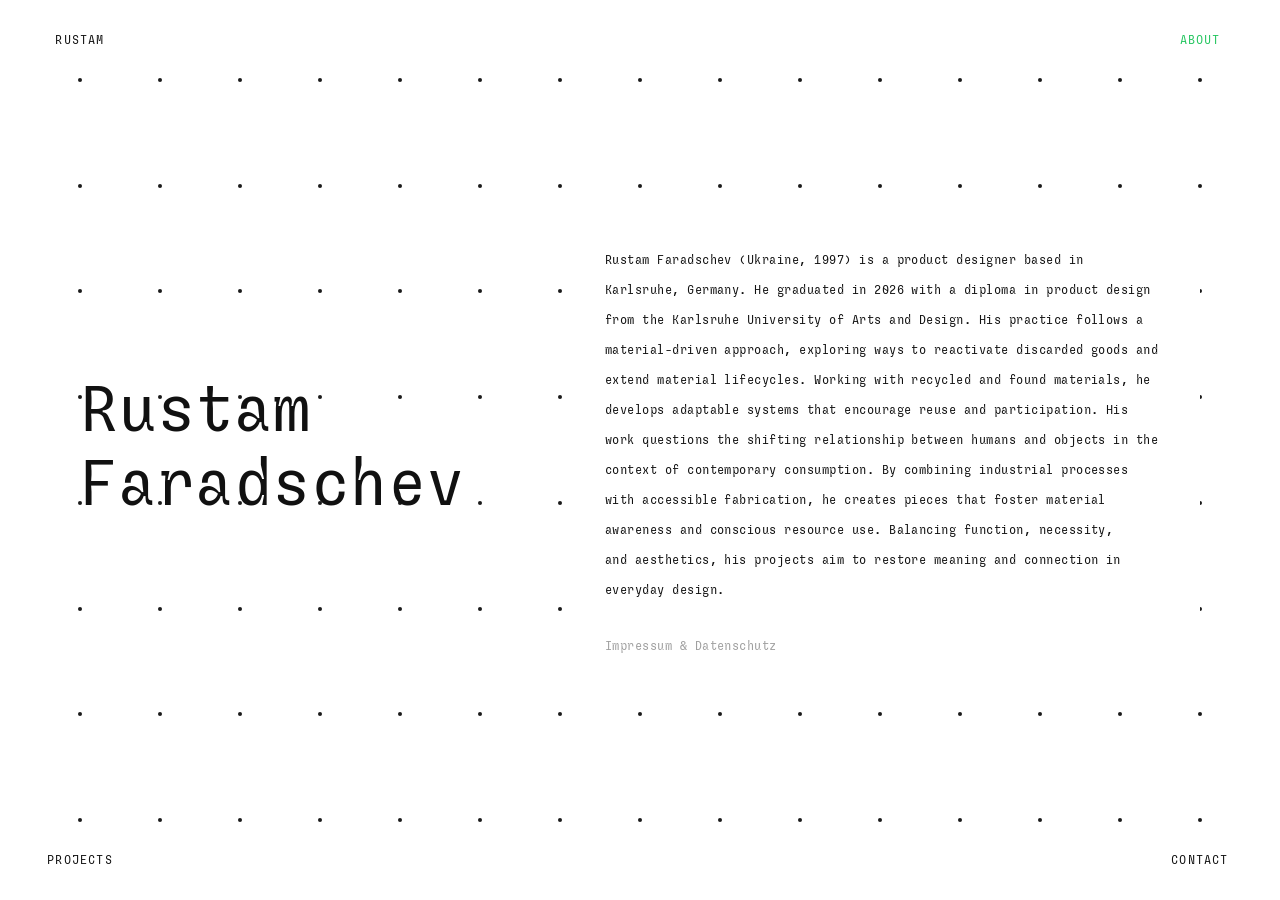
<file: about.html>
<!DOCTYPE html>
<html lang="de">
<head>
  <meta charset="UTF-8">
  <meta name="viewport" content="width=device-width, initial-scale=1.0">
  <title>About — Rustam Faradschev</title>

  <!-- Sligoil Micro von Google Fonts -->

  <link rel="icon" type="image/svg+xml" href="favicon.svg">
  <link rel="stylesheet" href="css/style.css">
</head>
<body>

  <div id="page-in"></div>
  <div id="page-out"></div>

  <!-- Punkt-Raster (wird von grid.js befüllt) -->
  <div id="dot-grid"></div>

  <!-- Navigation — „ABOUT" ist aktiv (grün) -->
    <nav>
    <div class="nav-row">
      <a href="index.html">RUSTAM</a>
      <a href="about.html" class="active">ABOUT</a>
    </div>
    <div class="nav-row">
      <a href="projects.html">PROJECTS</a>
      <a href="contact.html">CONTACT</a>
    </div>
  </nav>

  <main class="page-content">
    <div class="about-layout">

      <!-- Name -->
      <div class="about-portrait">
        <p class="about-name">Rustam<br>Faradschev</p>
      </div>

      <!-- Bio-Text
           Diesen Text kannst du direkt hier bearbeiten.
           Kein JavaScript nötig — einfach die Absätze anpassen. -->
      <div class="about-shield">
      <div class="about-text">
        <p lang="en">Rustam Faradschev (Ukraine, 1997) is a product designer based in Karlsruhe, Germany. He graduated in 2026 with a diploma in product design from the Karlsruhe University of Arts and Design. His practice follows a material-driven approach, exploring ways to reactivate discarded goods and extend material lifecycles. Working with recycled and found materials, he develops adaptable systems that encourage reuse and participation. His work questions the shifting relationship between humans and objects in the context of contemporary consumption. By combining industrial processes with accessible fabrication, he creates pieces that foster material awareness and conscious resource use. Balancing function, necessity, and aesthetics, his projects aim to restore meaning and connection in everyday design.</p>
        <a href="impressum.html" class="about-impressum">Impressum & Datenschutz</a>
      </div>
      </div>

    </div>
  </main>

  <!-- Skripte -->
  <script src="js/grid.js"></script>
  <script src="js/transitions.js"></script>
  <script src="js/nav-dots.js"></script>
</body>
</html>
</file>
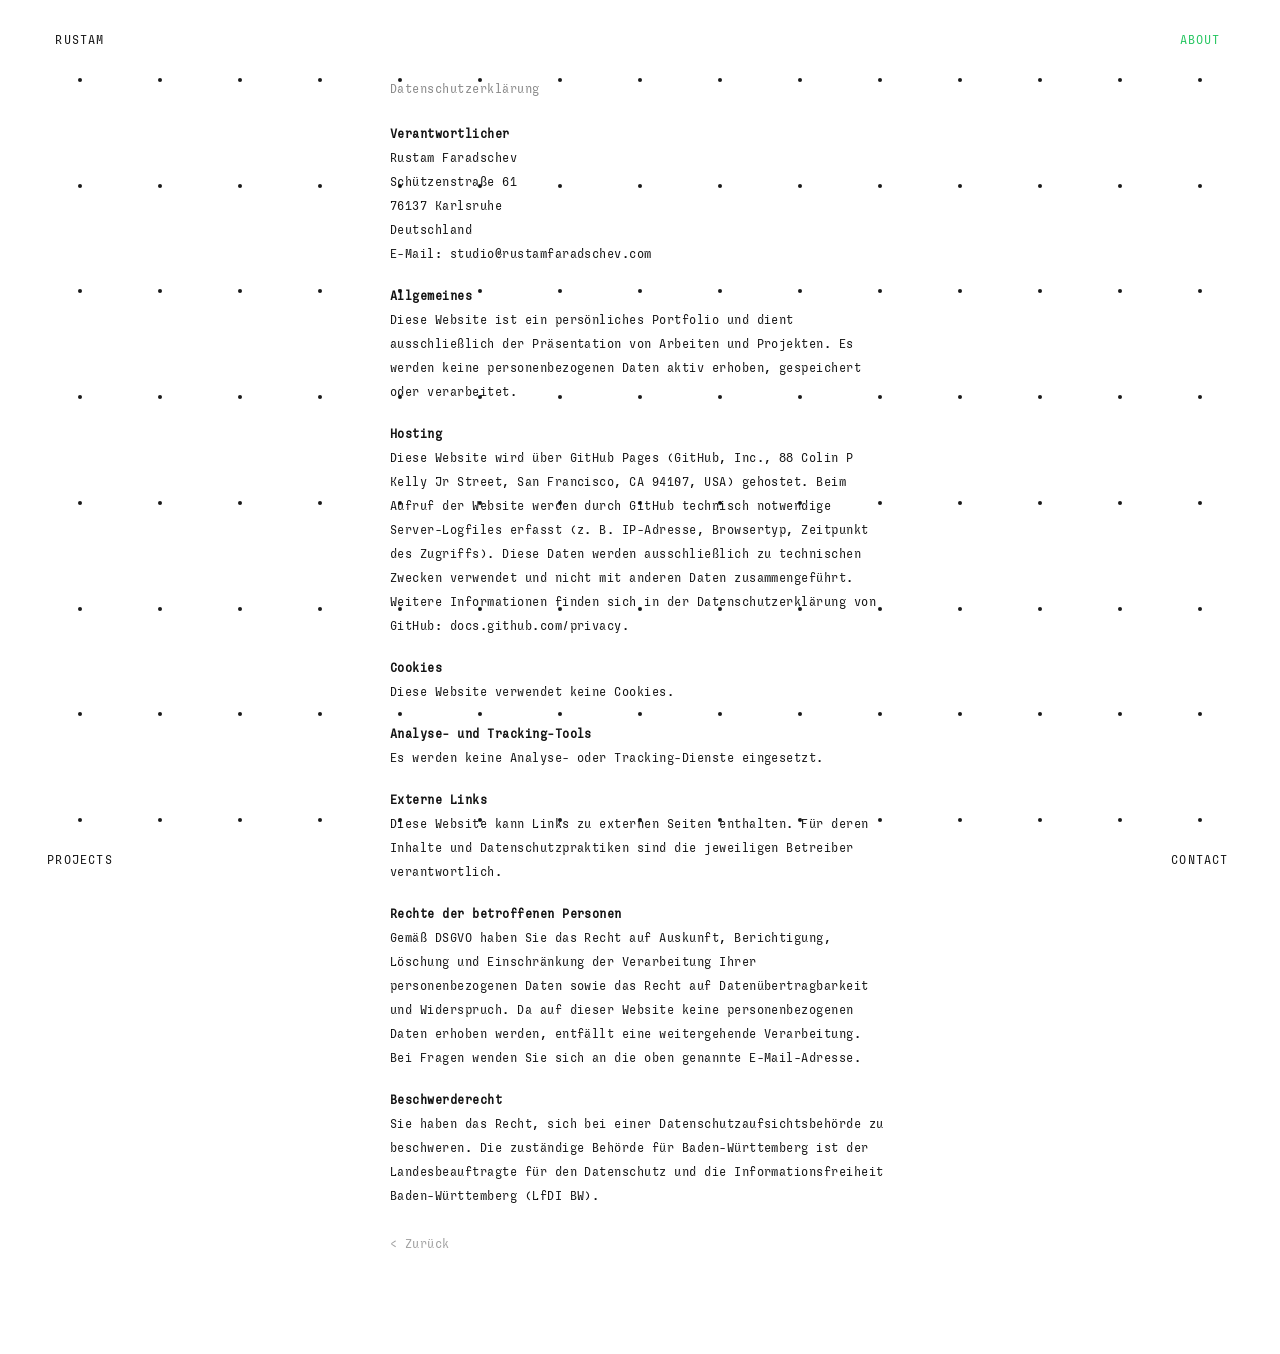
<file: datenschutz.html>
<!DOCTYPE html>
<html lang="de">
<head>
  <meta charset="UTF-8">
  <meta name="viewport" content="width=device-width, initial-scale=1.0">
  <title>Datenschutz — Rustam Faradschev</title>
  <link rel="icon" type="image/svg+xml" href="favicon.svg">
  <link rel="stylesheet" href="css/style.css">
</head>
<body>

  <div id="page-in"></div>
  <div id="page-out"></div>

  <div id="dot-grid"></div>

  <nav>
    <div class="nav-row">
      <a href="index.html">RUSTAM</a>
      <a href="about.html" class="active">ABOUT</a>
    </div>
    <div class="nav-row">
      <a href="projects.html">PROJECTS</a>
      <a href="contact.html">CONTACT</a>
    </div>
  </nav>

  <main class="page-content">
    <div class="impressum-layout">
      <div class="impressum-text">
        <h2>Datenschutzerklärung</h2>

        <p>
          <strong>Verantwortlicher</strong><br>
          Rustam Faradschev<br>
          Schützenstraße 61<br>
          76137 Karlsruhe<br>
          Deutschland<br>
          E-Mail: <a href="mailto:studio@rustamfaradschev.com">studio@rustamfaradschev.com</a>
        </p>

        <p>
          <strong>Allgemeines</strong><br>
          Diese Website ist ein persönliches Portfolio und dient ausschließlich der Präsentation von Arbeiten und Projekten. Es werden keine personenbezogenen Daten aktiv erhoben, gespeichert oder verarbeitet.
        </p>

        <p>
          <strong>Hosting</strong><br>
          Diese Website wird über GitHub Pages (GitHub, Inc., 88 Colin P Kelly Jr Street, San Francisco, CA 94107, USA) gehostet. Beim Aufruf der Website werden durch GitHub technisch notwendige Server-Logfiles erfasst (z. B. IP-Adresse, Browsertyp, Zeitpunkt des Zugriffs). Diese Daten werden ausschließlich zu technischen Zwecken verwendet und nicht mit anderen Daten zusammengeführt. Weitere Informationen finden sich in der Datenschutzerklärung von GitHub: <a href="https://docs.github.com/en/site-policy/privacy-policies/github-general-privacy-statement" target="_blank" rel="noopener noreferrer">docs.github.com/privacy</a>.
        </p>

        <p>
          <strong>Cookies</strong><br>
          Diese Website verwendet keine Cookies.
        </p>

        <p>
          <strong>Analyse- und Tracking-Tools</strong><br>
          Es werden keine Analyse- oder Tracking-Dienste eingesetzt.
        </p>

        <p>
          <strong>Externe Links</strong><br>
          Diese Website kann Links zu externen Seiten enthalten. Für deren Inhalte und Datenschutzpraktiken sind die jeweiligen Betreiber verantwortlich.
        </p>

        <p>
          <strong>Rechte der betroffenen Personen</strong><br>
          Gemäß DSGVO haben Sie das Recht auf Auskunft, Berichtigung, Löschung und Einschränkung der Verarbeitung Ihrer personenbezogenen Daten sowie das Recht auf Datenübertragbarkeit und Widerspruch. Da auf dieser Website keine personenbezogenen Daten erhoben werden, entfällt eine weitergehende Verarbeitung. Bei Fragen wenden Sie sich an die oben genannte E-Mail-Adresse.
        </p>

        <p>
          <strong>Beschwerderecht</strong><br>
          Sie haben das Recht, sich bei einer Datenschutzaufsichtsbehörde zu beschweren. Die zuständige Behörde für Baden-Württemberg ist der Landesbeauftragte für den Datenschutz und die Informationsfreiheit Baden-Württemberg (LfDI BW).
        </p>

        <p class="impressum-back"><a href="about.html">← Zurück</a></p>
      </div>
    </div>
  </main>

  <script src="js/grid.js"></script>
  <script src="js/transitions.js"></script>
</body>
</html>
</file>
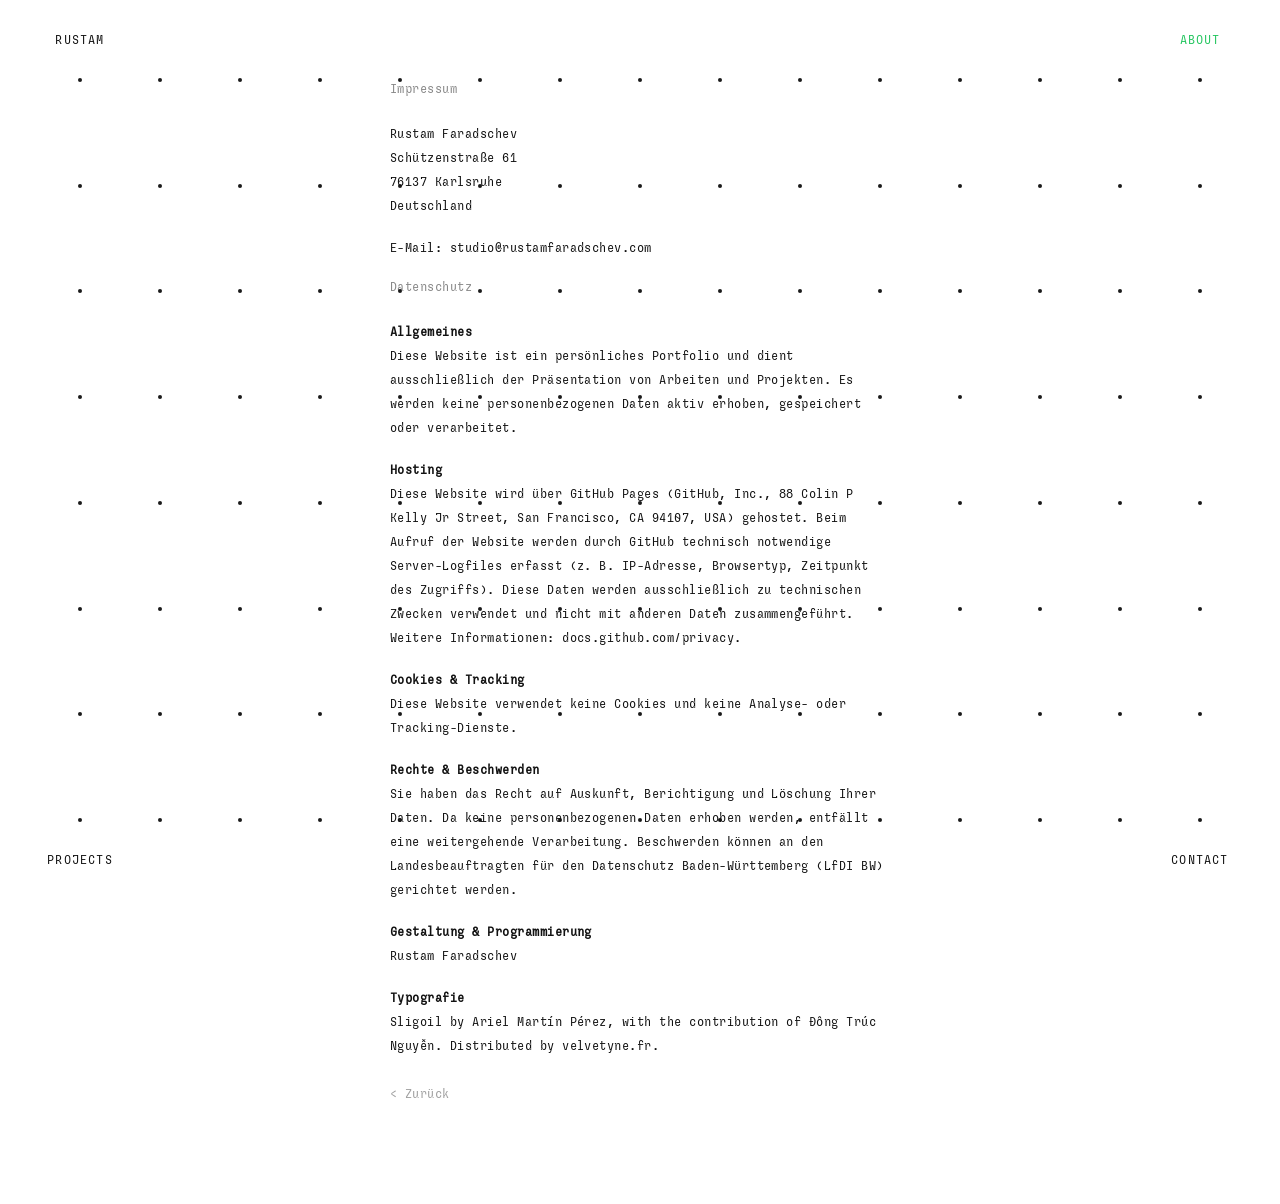
<file: impressum.html>
<!DOCTYPE html>
<html lang="de">
<head>
  <meta charset="UTF-8">
  <meta name="viewport" content="width=device-width, initial-scale=1.0">
  <title>Impressum & Datenschutz — Rustam Faradschev</title>
  <link rel="icon" type="image/svg+xml" href="favicon.svg">
  <link rel="stylesheet" href="css/style.css">
</head>
<body>

  <div id="page-in"></div>
  <div id="page-out"></div>

  <div id="dot-grid"></div>

  <nav>
    <div class="nav-row">
      <a href="index.html">RUSTAM</a>
      <a href="about.html" class="active">ABOUT</a>
    </div>
    <div class="nav-row">
      <a href="projects.html">PROJECTS</a>
      <a href="contact.html">CONTACT</a>
    </div>
  </nav>

  <main class="page-content">
    <div class="impressum-layout">
      <div class="impressum-text">
        <h2>Impressum</h2>

        <p>
          Rustam Faradschev<br>
          Schützenstraße 61<br>
          76137 Karlsruhe<br>
          Deutschland
        </p>

        <p>
          E-Mail: <a href="mailto:studio@rustamfaradschev.com">studio@rustamfaradschev.com</a>
        </p>

        <h2>Datenschutz</h2>

        <p>
          <strong>Allgemeines</strong><br>
          Diese Website ist ein persönliches Portfolio und dient ausschließlich der Präsentation von Arbeiten und Projekten. Es werden keine personenbezogenen Daten aktiv erhoben, gespeichert oder verarbeitet.
        </p>

        <p>
          <strong>Hosting</strong><br>
          Diese Website wird über GitHub Pages (GitHub, Inc., 88 Colin P Kelly Jr Street, San Francisco, CA 94107, USA) gehostet. Beim Aufruf der Website werden durch GitHub technisch notwendige Server-Logfiles erfasst (z. B. IP-Adresse, Browsertyp, Zeitpunkt des Zugriffs). Diese Daten werden ausschließlich zu technischen Zwecken verwendet und nicht mit anderen Daten zusammengeführt. Weitere Informationen: <a href="https://docs.github.com/en/site-policy/privacy-policies/github-general-privacy-statement" target="_blank" rel="noopener noreferrer">docs.github.com/privacy</a>.
        </p>

        <p>
          <strong>Cookies & Tracking</strong><br>
          Diese Website verwendet keine Cookies und keine Analyse- oder Tracking-Dienste.
        </p>

        <p>
          <strong>Rechte & Beschwerden</strong><br>
          Sie haben das Recht auf Auskunft, Berichtigung und Löschung Ihrer Daten. Da keine personenbezogenen Daten erhoben werden, entfällt eine weitergehende Verarbeitung. Beschwerden können an den Landesbeauftragten für den Datenschutz Baden-Württemberg (LfDI BW) gerichtet werden.
        </p>

        <p>
          <strong>Gestaltung & Programmierung</strong><br>
          Rustam Faradschev
        </p>

        <p>
          <strong>Typografie</strong><br>
          Sligoil by Ariel Martín Pérez, with the contribution of Đông Trúc Nguyễn. Distributed by <a href="https://velvetyne.fr/fonts/sligoil/" target="_blank" rel="noopener noreferrer">velvetyne.fr</a>.
        </p>

        <p class="impressum-back"><a href="about.html">← Zurück</a></p>
      </div>
    </div>
  </main>

  <script src="js/grid.js"></script>
  <script src="js/transitions.js"></script>
</body>
</html>
</file>
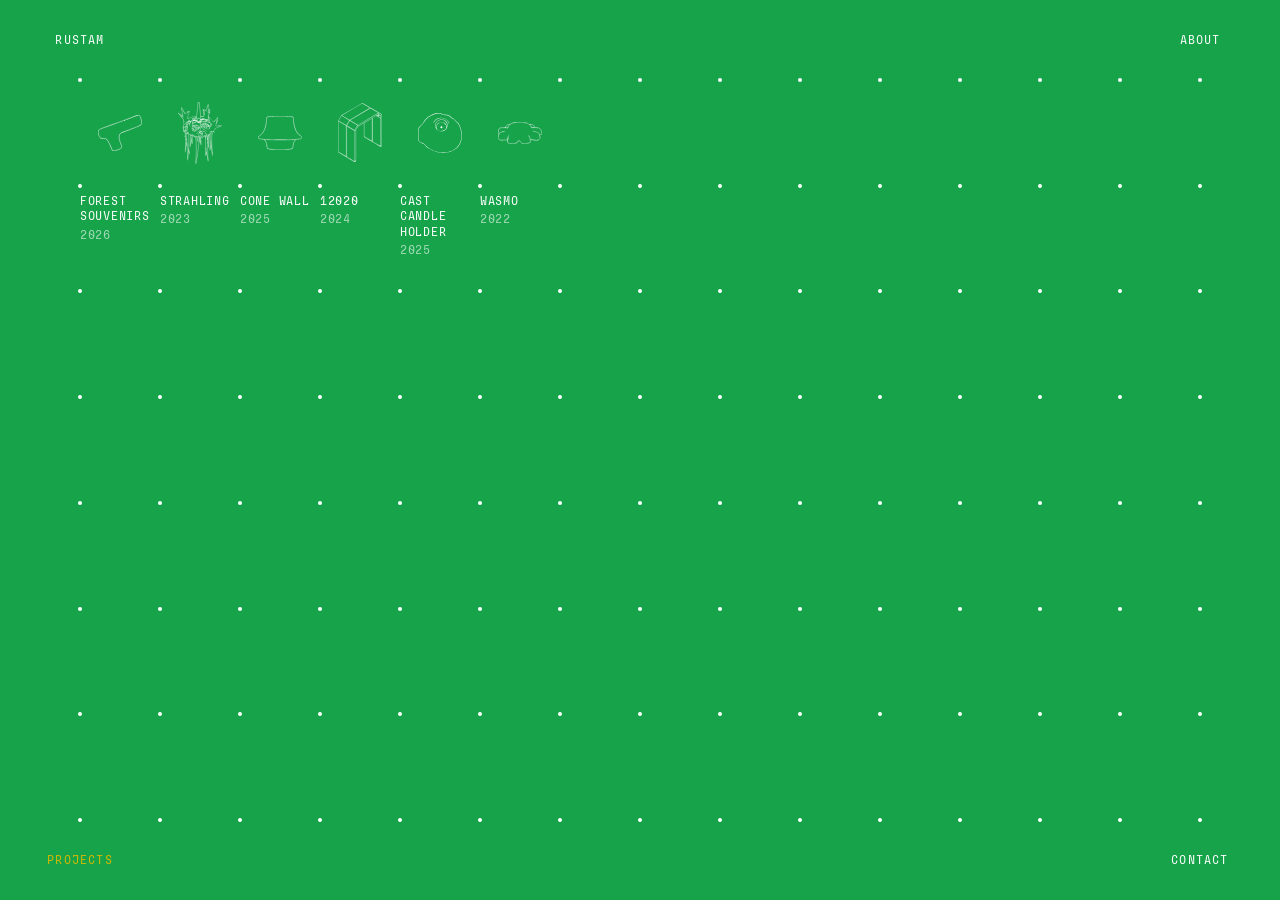
<file: projects.html>
<!DOCTYPE html>
<html lang="de">
<head>
  <meta charset="UTF-8">
  <meta name="viewport" content="width=device-width, initial-scale=1.0">
  <title>Projects — Rustam Faradschev</title>

  <!-- Sligoil Micro von Google Fonts -->

  <link rel="icon" type="image/svg+xml" href="favicon.svg">
  <link rel="stylesheet" href="css/style.css">
</head>
<!-- projects-page aktiviert grünen Hintergrund + weiße Punkte via CSS -->
<body class="projects-page">

  <div id="page-in"></div>
  <div id="page-out"></div>

  <!-- Punkt-Raster (wird von grid.js befüllt) -->
  <div id="dot-grid"></div>

  <!-- Navigation — „PROJECTS" ist aktiv (grün / gelb beim Hover) -->
    <nav>
    <div class="nav-row">
      <a href="index.html">RUSTAM</a>
      <a href="about.html">ABOUT</a>
    </div>
    <div class="nav-row">
      <a href="projects.html" class="active">PROJECTS</a>
      <a href="contact.html">CONTACT</a>
    </div>
  </nav>

  <!-- Projektübersicht — Inhalt wird von JavaScript befüllt -->
  <div class="projects-grid" id="projects-grid"></div>

  <!-- Skripte: zuerst Daten, dann Grid, dann Aufbau -->
  <script src="js/projects.js"></script>
  <script src="js/grid.js"></script>
  <script>
    /**
     * Projektübersicht dynamisch aufbauen — F-System (14 × 7 Grid).
     * Jede Card besteht aus zwei separaten Grid-Items: Icon (obere Fläche)
     * und Label (Fläche direkt darunter). Das übergeordnete <a>-Element
     * verwendet display:contents, sodass Icon und Label direkt im Grid landen.
     * Grid-Positionen werden per inline style gesetzt.
     */
    (function () {
      var grid = document.getElementById('projects-grid');
      if (!grid || typeof projects === 'undefined') return;

      var isMobile = (screen.width <= 900);

      function addEntry(project, row) {
        var item = document.createElement('a');
        item.className = 'project-item';
        item.href = 'project.html?id=' + project.slug;
        item.setAttribute('aria-label', project.title + ' ' + project.year);

        var icon = document.createElement('div');
        icon.className = 'project-icon';
        icon.style.gridColumn = '2 / 3';
        icon.style.gridRow    = row + ' / ' + (row + 1);
        icon.innerHTML = '<img src="' + project.icon + '" alt="' + project.title + ' Icon" onerror="this.style.opacity=\'0.3\'">';

        var label = document.createElement('div');
        label.className = 'project-label';
        label.style.gridColumn = '1 / 2';
        label.style.gridRow    = row + ' / ' + (row + 1);
        label.innerHTML = '<h3>' + (project.displayTitle || project.title) + '</h3><span class="project-year">' + project.year + '</span>';

        item.appendChild(icon);
        item.appendChild(label);
        grid.appendChild(item);

        function setHover(on) {
          icon.classList[on ? 'add' : 'remove']('hovered');
          label.classList[on ? 'add' : 'remove']('hovered');
        }
        [icon, label].forEach(function (el) {
          el.addEventListener('mouseenter', function () { setHover(true); });
          el.addEventListener('mouseleave', function () { setHover(false); });
        });
      }

      if (isMobile) {
        // Infinite scroll: 3 Kopien der Projektliste, scroll startet in der Mitte
        var border = 40;
        var rowH   = Math.floor((window.innerHeight - 2 * border) / projects.length);
        var COPIES = 3;
        var oneSet = rowH * projects.length;

        grid.style.gridTemplateRows = 'repeat(' + (COPIES * projects.length) + ', ' + rowH + 'px)';

        for (var copy = 0; copy < COPIES; copy++) {
          projects.forEach(function (project, index) {
            addEntry(project, copy * projects.length + index + 1);
          });
        }

        // Zur mittleren Kopie springen
        requestAnimationFrame(function () { grid.scrollTop = oneSet; });

        // Loop: bei Annäherung an Rand zurück zur Mitte springen
        grid.addEventListener('scroll', function () {
          if (grid.scrollTop < rowH) {
            grid.scrollTop += oneSet;
          } else if (grid.scrollTop > oneSet * 2 - rowH) {
            grid.scrollTop -= oneSet;
          }
        }, { passive: true });

      } else {
        // Desktop: F-System (14 × 7 Grid)
        projects.forEach(function (project, index) {
          var projectRow = Math.floor(index / 14);
          var col        = (index % 14) + 1;
          var iconRow    = projectRow * 2 + 1;
          var labelRow   = projectRow * 2 + 2;

          var item = document.createElement('a');
          item.className = 'project-item';
          item.setAttribute('data-slot', index + 1);
          item.href = 'project.html?id=' + project.slug;
          item.setAttribute('aria-label', project.title + ' ' + project.year);

          var icon = document.createElement('div');
          icon.className = 'project-icon';
          icon.style.gridColumn = col + ' / ' + (col + 1);
          icon.style.gridRow    = iconRow + ' / ' + (iconRow + 1);
          icon.innerHTML = '<img src="' + project.icon + '" alt="' + project.title + ' Icon" onerror="this.style.opacity=\'0.3\'">';

          var label = document.createElement('div');
          label.className = 'project-label';
          label.style.gridColumn = col + ' / ' + (col + 1);
          label.style.gridRow    = labelRow + ' / ' + (labelRow + 1);
          label.innerHTML = '<h3>' + (project.displayTitle || project.title) + '</h3><span class="project-year">' + project.year + '</span>';

          item.appendChild(icon);
          item.appendChild(label);
          grid.appendChild(item);

          function setHover(on) {
            icon.classList[on ? 'add' : 'remove']('hovered');
            label.classList[on ? 'add' : 'remove']('hovered');
          }
          [icon, label].forEach(function (el) {
            el.addEventListener('mouseenter', function () { setHover(true); });
            el.addEventListener('mouseleave', function () { setHover(false); });
          });
        });
      }
    })();
  </script>
  <script src="js/transitions.js"></script>
  <script src="js/nav-dots.js"></script>
</body>
</html>
</file>
<file: css/style.css>
/* ============================================================
   PORTFOLIO RUSTAM FARADSCHEV — Stylesheet
   Eine Datei für das gesamte Styling.
   Farben und Schriftgrößen → nur über CSS-Variablen ändern!
   ============================================================ */

/* === SCHRIFTART (lokal eingebunden) ===
   Sligoil Micro ist NICHT auf Google Fonts — wird lokal geladen.
   Die Font-Datei muss in /assets/fonts/ liegen.
   Unterstützte Formate (in dieser Reihenfolge probiert):
   .woff2 (bevorzugt), .woff, .otf
   Wenn du die Datei anders benennst, passe die src-Zeilen hier an. */
@font-face {
  font-family: 'Sligoil Micro';
  src: url('../assets/fonts/Sligoil-Micro.woff2') format('woff2'),
       url('../assets/fonts/Sligoil-Micro.otf')  format('opentype');
  font-weight: normal;
  font-style: normal;
  font-display: swap;
}

/* === VARIABLEN ===
   Hier kannst du Farben und Schriftgrößen global anpassen.
   Eine Änderung hier wirkt sich auf die gesamte Website aus. */
:root {
  /* --- Farben --- */
  --color-bg: #ffffff;                 /* Hintergrund aller Seiten außer Projektübersicht */
  --color-text: #111111;               /* Haupttextfarbe (fast schwarz) */
  --color-accent: #22C55E;             /* Akzentgrün — aktive Nav-Links, Hover-Punkte */
  --color-grid-dot: #1a1a1a;           /* Standard-Punktfarbe im Raster */
  --color-grid-hover: #22C55E;         /* Punktfarbe beim Hover */
  --color-projects-bg: #16A34A;        /* Hintergrund der Projektübersicht (sattes Grün) */
  --color-projects-text: #ffffff;      /* Textfarbe auf der grünen Projektseite */
  --color-projects-hover: #d4b800;     /* Hover-Farbe auf der Projektseite (gelb/olive) */

  /* --- Schriftgrößen ---
     Wenn du eine Größe änderst, wirkt es sich überall aus. */
  --fs-nav: clamp(9pt, 0.85vw, 12pt);  /* Navigation, Labels, Jahreszahlen */
  --fs-body: clamp(9pt, 0.85vw, 12pt); /* Fließtext, Beschreibungen */
  --fs-medium: 18pt;                   /* Reserve */
  --fs-large: 20pt;                    /* Kontaktseite, größere Labels */
  --fs-title: 34pt;                    /* Projekttitel auf Detailseite */
  --fs-xl: 70pt;                       /* Reserve für große Headlines */

  /* --- Layout --- */
  --border: 80px;                      /* Abstand vom Viewport-Rand zum ersten/letzten Punkt */
  --nav-font-weight: 400;
}

/* === RESET ===
   Setzt Browser-Standardstyles zurück für konsistentes Aussehen */
*, *::before, *::after {
  box-sizing: border-box;
  margin: 0;
  padding: 0;
}

html {
  height: 100%;
}

body {
  background-color: var(--color-bg);
  color: var(--color-text);
  font-family: 'Sligoil Micro', 'Courier New', Courier, monospace;
  font-size: var(--fs-body);
  line-height: 1.5;
  letter-spacing: 0.04em;
  min-height: 100vh;
  overflow-x: hidden;
}

a {
  color: inherit;
  text-decoration: none;
}

img {
  display: block;
  max-width: 100%;
}

/* === TYPOGRAFIE === */
h1, h2, h3 {
  font-family: 'Sligoil Micro', 'Courier New', Courier, monospace;
  font-weight: 400;
  letter-spacing: 0.04em;
}

/* === PUNKT-RASTER (GRID) ===
   Das Raster ist fixed und scrollt nicht mit der Seite.
   Punkte werden per JavaScript in #dot-grid eingefügt. */
#dot-grid {
  position: fixed;
  top: 0;
  left: 0;
  width: 100vw;
  height: 100vh;
  pointer-events: none; /* Klicks gehen durch das Raster */
  z-index: 0;
  overflow: hidden;
}

/* Einzelner Punkt — wird per JS erzeugt */
.dot {
  position: absolute;
  width: 4px;
  height: 4px;
  border-radius: 50%;
  background-color: var(--color-grid-dot);
  transform: translate(-50%, -50%);
  transition: background-color 0.08s linear;
}

/* === NAVIGATION ===
   Nav = zwei Zeilen (oben + unten), jede genau --border hoch.
   Dadurch sitzt der Text IMMER exakt mittig zwischen Viewport-Rand
   und erster/letzter Punktreihe — garantiert durch Flexbox, nicht durch
   manuelle Pixel-Rechnung. JS aktualisiert --border dynamisch. */
nav {
  position: fixed;
  inset: 0;
  pointer-events: none;
  z-index: 10;
}

/* Gemeinsame Zeilen-Styles — Position und Padding werden von grid.js gesetzt.
   position: fixed → immer relativ zum Viewport, unabhängig vom Elternelement. */
.nav-row {
  position: fixed;
  left: 0;
  right: 0;
  z-index: 10;
  display: flex;
  align-items: center;
  justify-content: space-between;
  pointer-events: none;
}

.nav-row a {
  font-size: var(--fs-nav);
  letter-spacing: 0.1em;
  text-transform: uppercase;
  color: var(--color-text);
  pointer-events: all;
  transition: color 0.2s ease;
  line-height: 1;
  text-decoration: none;
}

.nav-row a:hover  { color: var(--color-accent); }
.nav-row a.active { color: var(--color-accent); }

.nav-row a:first-child { transform: translateX(-50%); }
.nav-row a:last-child  { transform: translateX(50%);  }

/* Projekttitel-Crumb mittig in der oberen Zeile (nur project.html) */
.nav-center-top {
  position: absolute;
  left: 50%;
  top: 50%;
  transform: translate(-50%, -50%);
  white-space: nowrap;
  pointer-events: all;
}

/* === SEITENINHALT ===
   Alle Seiteninhalte liegen über dem Raster */
.page-content {
  position: relative;
  z-index: 5;
  min-height: 100vh;
  padding: var(--border);
}

/* === STARTSEITE (index.html) ===
   Komplett leer — nur Raster + Navigation sichtbar */
.page-index {
  /* Keine weiteren Stile nötig */
}

/* === PROJEKTÜBERSICHT (projects.html) ===
   Grüner Hintergrund, weiße Punkte, weiße Texte */
body.projects-page {
  background-color: var(--color-projects-bg);
  color: var(--color-projects-text);
}

body.projects-page .dot {
  background-color: rgba(255, 255, 255, 0.4);
}

html, body, body * {
  cursor: url("[data-uri]") 0 1, auto;
}

body.projects-page, body.projects-page * {
  cursor: url("[data-uri]") 0 1, auto;
}

body.projects-page nav a {
  color: var(--color-projects-text);
}

body.projects-page nav a:hover,
body.projects-page nav a.active {
  color: var(--color-projects-hover);
}

/* === PROJEKTÜBERSICHT-GRID — F-System (14 × 7 Areas between Dots) ===
   14 Spalten × 7 Zeilen = Flächen zwischen den 15 × 8 Dots.
   position: fixed + inset: 0 + padding: var(--border) → identischer
   Koordinatenraum wie das Punkt-Raster in grid.js. */
.projects-grid {
  display: grid;
  grid-template-columns: repeat(14, 1fr);
  grid-template-rows: repeat(7, 1fr);
  position: fixed;
  inset: 0;
  padding: var(--border);
  pointer-events: none;
  z-index: 5;
}

/* display: contents → Icon und Label landen direkt als Grid-Items */
.project-item {
  display: contents;
}

/* Icon und Label: je in eigener Grid-Zelle, Positionen via inline style */
.project-icon,
.project-label {
  pointer-events: all;
  cursor: pointer;
  color: var(--color-projects-text);
  transition: color 0.2s ease;
  text-decoration: none;
}

.project-icon {
  display: flex;
  align-items: center;
  justify-content: center;
  padding: 8px;
}

.project-icon img {
  width: 70%;
  height: 70%;
  object-fit: contain;
  filter: brightness(0) invert(1);
  transition: filter 0.2s ease;
}

.project-label {
  display: flex;
  flex-direction: column;
  align-items: flex-start;
  justify-content: flex-start;
  padding-top: 8px;
  padding-left: 0;
}

.project-label h3 {
  font-size: var(--fs-nav);
  font-weight: 400;
  line-height: 1.3;
  letter-spacing: 0.06em;
  text-transform: uppercase;
  color: inherit;
}

.project-label .project-year {
  font-size: var(--fs-nav);
  line-height: 1;
  letter-spacing: 0.06em;
  opacity: 0.6;
  color: inherit;
}

/* Hover-Zustand (via JS-Klasse .hovered auf Icon und Label) */
.project-icon.hovered img {
  filter: brightness(0) saturate(100%) invert(84%) sepia(55%) saturate(600%) hue-rotate(10deg) brightness(95%);
}

.project-label.hovered {
  color: var(--color-projects-hover);
}

.project-label.hovered .project-year {
  opacity: 1;
}

/* === PROJEKT-DETAILSEITE (project.html) ===
   Eine Datei für alle Projekte, Inhalt wird dynamisch geladen */

/* Slide-Container */
.slides-wrapper {
  position: relative;
  width: 100%;
  min-height: 100vh;
}

/* Einzelner Slide */
.slide {
  display: none;
  position: relative;
  min-height: 100vh;
  padding: var(--border);
  padding-top: calc(var(--border) + 24px);
}

.slide.active {
  display: flex;
  flex-direction: row;
  align-items: flex-start;
  gap: 60px;
}

/* Slide 1 und 2: Bild links, Text rechts */
.slide-image-left {
  flex: 0 0 38%;
  max-width: 38%;
  display: flex;
  align-items: center;
  justify-content: center;
  min-height: calc(100vh - 2 * var(--border));
}

.slide-image-left img {
  max-height: calc(100vh - 120px);
  width: auto;
  max-width: 100%;
  object-fit: contain;
}

.sir-text {
  flex: 1;
  display: flex;
  flex-direction: column;
  justify-content: flex-end;
  padding-right: 40px;
  padding-bottom: 8%;
  gap: 24px;
}

.sir-left-img {
  max-width: 100%;
  max-height: 40vh;
  object-fit: contain;
  align-self: flex-start;
}

.sir-image {
  flex: 0 0 38%;
  max-width: 38%;
  display: flex;
  align-items: center;
  justify-content: center;
  min-height: calc(100vh - 2 * var(--border));
}

.sir-img {
  max-height: calc(100vh - 120px);
  max-width: 100%;
  object-fit: contain;
}

.slide.active.slide-centered {
  align-items: center;
  justify-content: center;
}

.slide-centered-img {
  max-height: calc(100vh - 2 * var(--border));
  max-width: 100%;
  object-fit: contain;
}

.slide.active.slide-dual {
  gap: 0;
}

.slide-panel {
  flex: 1;
  display: flex;
  align-items: center;
  justify-content: center;
  min-height: calc(100vh - 2 * var(--border));
}

.slide-panel-img {
  width: 80%;
  height: 80%;
  max-height: calc(0.8 * (100vh - 2 * var(--border)));
  object-fit: contain;
}

.slide-text-right {
  flex: 0 1 auto;
  align-self: center;
  display: flex;
  flex-direction: column;
  justify-content: center;
  background: #ffffff;
  padding: 28px 36px;
}

/* Projekttitel groß */
.project-title-large {
  font-size: var(--fs-title);
  line-height: 1.1;
  letter-spacing: 0.02em;
  margin-bottom: 8px;
}

/* Titel in grün (Slide 2) */
.project-title-large.green {
  color: var(--color-accent);
}

/* Jahreszahl neben dem Titel */
.project-year {
  font-size: var(--fs-nav);
  letter-spacing: 0.1em;
  color: var(--color-text);
  align-self: flex-start;
  margin-top: 4px;
}

/* Pfeil rechts (Slide 2) */
.slide-arrow {
  display: inline-block;
  margin-left: 16px;
  color: var(--color-accent);
  font-size: var(--fs-title);
  line-height: 1;
  vertical-align: middle;
}

/* Beschreibungstext */
.project-description {
  font-size: var(--fs-body);
  line-height: 1.65;
  letter-spacing: 0.03em;
  max-width: 540px;
  color: var(--color-text);
}

/* === SLIDE 01 — SPLIT-SCROLL-LAYOUT ===
   Linke Seite: Bilder gestapelt, unabhängig scrollbar.
   Rechte Seite: Titel + Jahr + Beschreibung, unabhängig scrollbar.
   Keine Hover-Effekte. */

.slide.active.slide-1-split {
  padding: 0;
  height: 100vh;
  min-height: unset;
  overflow: hidden;
  gap: 0;
  align-items: stretch;
}

.slide-1-left {
  flex: 0 0 45%;
  height: 100%;
  overflow-y: auto;
  overflow-x: hidden;
  padding: calc(var(--border) + 24px) 4% var(--border) var(--border);
  display: flex;
  flex-direction: column;
  gap: 32px;
  scrollbar-width: none;
}

.slide-1-left::-webkit-scrollbar {
  display: none;
}

.slide-1-left .slide1-img {
  width: 100%;
  height: auto;
  object-fit: contain;
  display: block;
}

.slide.active.slide-stack-right {
  gap: 0;
}

.sr-left {
  flex: 1;
  height: 100vh;
  overflow-y: auto;
  display: flex;
  flex-direction: column;
  align-items: center;
  gap: 16px;
  padding: var(--border);
  scrollbar-width: none;
}

.sr-left::-webkit-scrollbar {
  display: none;
}

.sr-left-img {
  width: 100%;
  height: auto;
  object-fit: contain;
  flex-shrink: 0;
}

.sr-left-caption {
  font-size: var(--fs-nav);
  letter-spacing: 0.08em;
  color: var(--color-text);
  opacity: 0.5;
  text-align: center;
  margin-top: -8px;
}

/* sr-left als Auto-Slideshow */
.slide-stack-right--slideshow .sr-left {
  overflow: hidden;
  position: relative;
}

.sr-slideshow-img {
  position: absolute;
  top: 50%;
  left: 50%;
  transform: translate(-50%, -50%);
  max-width: calc(90% - 2 * var(--border));
  max-height: calc(90vh - 2 * var(--border));
  object-fit: contain;
  opacity: 0;
  transition: opacity 0.5s ease;
}

.sr-slideshow-img.active {
  opacity: 1;
}

.slide-stack-right--slideshow .sr-left-caption {
  position: absolute;
  top: var(--border);
  left: 50%;
  transform: translateX(-50%);
  margin: 0;
  opacity: 0;
  white-space: nowrap;
  transition: opacity 0.5s ease;
}

.slide-stack-right--slideshow .sr-left-caption.active {
  opacity: 0.5;
}

.sr-right {
  flex: 0 0 65%;
  height: 100vh;
  display: flex;
  align-items: center;
  justify-content: center;
  overflow: hidden;
}

.sr-right-img {
  width: 100%;
  max-height: 100vh;
  object-fit: contain;
}

[data-project="forest-souvenirs"]#slide-3 .slide-panel:nth-child(2) {
  flex: 0 0 65%;
}

[data-project="forest-souvenirs"]#slide-3 .slide-panel:nth-child(2) .slide-panel-img {
  width: 100%;
  height: 100%;
  max-height: calc(100vh - 2 * var(--border));
  object-fit: contain;
}

[data-project="strahling"]#slide-1 .slide1-img {
  width: 85%;
  align-self: center;
}

[data-project="strahling"]#slide-3 .slide-centered-img {
  animation: spin 12s linear infinite;
}

@keyframes spin {
  from { transform: rotate(0deg); }
  to   { transform: rotate(360deg); }
}

[data-project="cone-wall-group"] .slide1-img {
  width: 65%;
  align-self: center;
}

[data-project="wasmo"] .slide1-img {
  width: 80%;
  align-self: center;
}

[data-project="12020"] .slide-centered-img {
  max-height: calc(77vh - 2 * var(--border));
  max-width: 77%;
}

.slide-1-right {
  flex: 1;
  height: 100%;
  overflow-y: auto;
  overflow-x: hidden;
  padding: calc(var(--border) + 24px) 14% var(--border) 1%;
  display: flex;
  flex-direction: column;
  scrollbar-width: none;
}

.slide-1-right::-webkit-scrollbar {
  display: none;
}

.slide1-title-row {
  display: flex;
  align-items: baseline;
  justify-content: space-between;
  flex-wrap: nowrap;
  margin-bottom: 50px;
  background: #ffffff;
  padding: 12px 20px 8px;
}

.slide1-desc {
  background: #ffffff;
  padding: 0 20px 16px;
}

.slide-1-right .project-title-large {
  font-size: clamp(10pt, 2.2vw, 46pt);
  line-height: 1.0;
  letter-spacing: 0.02em;
  margin-bottom: 0;
}

.slide-1-right .project-year {
  font-size: clamp(6pt, 0.68vw, 13pt);
  letter-spacing: 0.08em;
  white-space: nowrap;
  margin-top: 0;
  align-self: auto;
}

.slide1-desc {
  font-size: clamp(7pt, 0.8vw, 13pt);
  line-height: 2.28;
  letter-spacing: 0.03em;
  max-width: 100%;
}

/* Slide 4: Detail-Bild groß */
.slide-4 {
  flex-direction: column;
  align-items: flex-start;
}

.slide.active.slide-imgshow {
  display: flex;
  align-items: center;
  justify-content: center;
  gap: 8px;
  padding-top: var(--border);
}

.imgshow-display {
  display: flex;
  align-items: center;
  justify-content: center;
  position: relative;
  width: 80vw;
  height: calc(100vh - 2 * var(--border));
}

.imgshow-img {
  position: absolute;
  max-height: 92vh;
  max-width: 100%;
  object-fit: contain;
  opacity: 0;
  transition: opacity 0.3s ease;
}

.imgshow-img.active {
  opacity: 1;
}

.imgshow-btn {
  flex: 0 0 auto;
  background: none;
  border: none;
  cursor: pointer;
  padding: 0;
  transition: transform 0.35s ease;
}

.imgshow-btn svg {
  display: block;
  width: clamp(18px, 2vw, 40px);
  height: auto;
  overflow: visible;
}

.imgshow-btn svg path {
  fill: var(--color-text);
  transition: fill 0.3s ease;
}

.imgshow-btn:hover svg path {
  fill: var(--color-accent);
}

.imgshow-prev {
  transform: scaleX(-1);
}

.imgshow-next:hover {
  transform: translateX(10px);
}

.imgshow-prev:hover {
  transform: scaleX(-1) translateX(10px);
}


.imgshow-caption {
  position: absolute;
  bottom: 0;
  left: 50%;
  transform: translateX(-50%);
  font-size: var(--fs-nav);
  letter-spacing: 0.08em;
  color: var(--color-text);
  opacity: 0;
  white-space: nowrap;
  pointer-events: none;
  transition: opacity 0.3s ease;
}

.imgshow-caption.active {
  opacity: 0.5;
}

.slide.active.slide-table {
  position: relative;
  overflow: hidden;
  display: block;
  padding: 0;
}

.table-img {
  position: absolute;
  height: auto;
  object-fit: cover;
  cursor: pointer;
  transition: transform 0.2s ease, box-shadow 0.2s ease;
  box-shadow: 2px 4px 12px rgba(0,0,0,0.18);
}

.table-img:hover {
  transform: rotate(0deg) scale(1.22) !important;
  box-shadow: 8px 16px 48px rgba(0,0,0,0.38);
  z-index: 10;
}

.slide.active.slide-scatter {
  position: relative;
  overflow: hidden;
  display: block;
  padding: 0;
  cursor: none;
}

.scatter-img {
  position: absolute;
  height: auto;
  object-fit: contain;
  border-radius: 2px;
  will-change: left, top;
  pointer-events: none;
  user-select: none;
}

.slide-4-image {
  width: 100%;
  max-height: 70vh;
  object-fit: cover;
  margin-bottom: 20px;
}

.slide-4-text {
  font-size: var(--fs-body);
  max-width: 480px;
  align-self: flex-end;
}

/* Slide 5: Kontext-/Ausstellungsfoto */
.slide-5 {
  flex-direction: column;
  position: relative;
}

.slide-5-image {
  width: 100%;
  max-height: 60vh;
  object-fit: cover;
  margin-bottom: 24px;
}

body.slide-fullframe .slide-5 {
  padding: 0;
  height: 100vh;
  min-height: unset;
  overflow: hidden;
}

body.slide-fullframe .slide-5-image {
  position: absolute;
  inset: 0;
  width: 100%;
  height: 100%;
  max-height: none;
  object-fit: cover;
  margin-bottom: 0;
  z-index: 1;
}

body.slide-fullframe #dot-grid {
  z-index: 5;
}

.slide-5-text {
  font-size: var(--fs-body);
  line-height: 1.65;
  max-width: 680px;
}

/* Text-Overlay auf dem Fullframe-Bild */
.slide-5-overlay {
  display: none;
}

body.slide-fullframe .slide-5-overlay {
  display: block;
  position: absolute;
  bottom: calc(var(--border) + 12vh);
  left: calc(var(--border) + 5%);
  right: calc(var(--border) + 5%);
  z-index: 3;
  font-family: 'Sligoil Micro', 'Courier New', Courier, monospace;
  font-size: var(--fs-body);
  line-height: 1.65;
  letter-spacing: 0.03em;
  text-align: justify;
  color: var(--color-projects-text);
  hyphens: auto;
}

/* === GRID-STEP-NAVIGATION (nur project.html) ===
   Zahlen 1–5 sitzen rechts neben den Grid-Dots A1–E1.
   Aktive Seite: grüner Kreis um den Dot + grüne Zahl.
   Genau ein Step ist aktiv — alle anderen neutral. */

.grid-step-label {
  position: fixed;
  font-size: var(--fs-nav);
  letter-spacing: 0.08em;
  line-height: 1;
  color: var(--color-text);
  opacity: 0.35;
  cursor: pointer;
  z-index: 10;
  transform: translateY(-50%);
  transition: color 0.2s ease, opacity 0.2s ease;
  pointer-events: all;
  user-select: none;
}

.grid-step-label.active {
  color: var(--color-accent);
  opacity: 1;
}

.grid-step-label:hover {
  opacity: 0.8;
}

/* Grüner Kreis um den aktiven Grid-Dot */
.grid-step-ring {
  position: fixed;
  width: 16px;
  height: 16px;
  border: 1.5px solid var(--color-accent);
  border-radius: 50%;
  transform: translate(-50%, -50%);
  pointer-events: none;
  z-index: 9;
  opacity: 0;
  transition: opacity 0.2s ease;
}

.grid-step-ring.active {
  opacity: 1;
}

/* === PAGINATION (klassisch, wird auf project.html ersetzt) ===
   Die Zahlen 01–05 oben links, aktive Seite mit grünem Kreis */
.pagination {
  position: fixed;
  top: var(--border);
  left: var(--border);
  display: flex;
  align-items: center;
  gap: 10px;
  z-index: 10;
  font-size: var(--fs-nav);
  letter-spacing: 0.08em;
}

.pagination-item {
  cursor: pointer;
  position: relative;
  width: 28px;
  height: 28px;
  display: flex;
  align-items: center;
  justify-content: center;
  transition: color 0.2s ease;
  color: var(--color-text);
}

.pagination-item.active {
  color: var(--color-accent);
}

/* Grüner Kreis um aktive Pagination-Zahl */
.pagination-item.active::before {
  content: '';
  position: absolute;
  top: 50%;
  left: 50%;
  transform: translate(-50%, -50%);
  width: 26px;
  height: 26px;
  border: 1.5px solid var(--color-accent);
  border-radius: 50%;
}

/* Trennpunkt zwischen Zahlen — immer neutral, niemals grün */
.pagination-dot {
  width: 3px;
  height: 3px;
  border-radius: 50%;
  background-color: var(--color-text);
  opacity: 0.4;
}

/* === FADE-ANIMATION FÜR SLIDES === */
@keyframes fadeIn {
  from { opacity: 0; }
  to   { opacity: 1; }
}

@media (prefers-reduced-motion: no-preference) {
  .slide.active {
    animation: fadeIn 0.25s ease;
  }
}

/* === FOKUS-INDIKATOREN (Tastaturnavigation) === */
.nav-row a:focus-visible,
.proj-title-link:focus-visible,
.proj-arrow:focus-visible,
.project-icon:focus-visible,
.project-label:focus-visible,
.contact-line a:focus-visible {
  outline: 2px solid var(--color-accent);
  outline-offset: 4px;
  border-radius: 2px;
}

/* === REDUCED MOTION: alle Übergänge deaktivieren === */
@media (prefers-reduced-motion: reduce) {
  *, *::before, *::after {
    animation-duration: 0.01ms !important;
    transition-duration: 0.01ms !important;
  }
}

/* === ABOUT-SEITE (about.html) === */
.about-layout {
  display: flex;
  flex-direction: row;
  align-items: center;
  justify-content: center;
  gap: 100px;
  min-height: calc(100vh - 2 * var(--border));
}

.about-portrait {
  flex: 0 0 auto;
}

.about-portrait img {
  display: block;
  width: auto;
  height: auto;
  max-height: 40vh;
  object-fit: contain;
}

.about-name {
  font-size: clamp(2rem, 5vw, 4rem);
  line-height: 1.15;
  margin: 0;
}

.about-shield {
  background: var(--color-bg);
  padding: 28px 40px;
}

.about-text {
  max-width: 900px;
}

.about-text p {
  margin-bottom: 1.2em;
  font-size: var(--fs-body);
  line-height: 2.5;
  hyphens: auto;
  text-wrap: pretty;
  overflow-wrap: break-word;
}

.about-impressum {
  display: inline-block;
  margin-top: 1.5em;
  font-size: var(--fs-nav);
  opacity: 0.4;
  text-decoration: none;
  color: inherit;
  transition: opacity 0.2s;
}

.about-impressum:hover {
  opacity: 1;
}

.impressum-layout {
  display: flex;
  align-items: center;
  justify-content: center;
  min-height: calc(100vh - 2 * var(--border));
}

.impressum-text {
  max-width: 500px;
}

.impressum-text h2 {
  font-size: var(--fs-nav);
  margin-bottom: 2em;
  opacity: 0.5;
}

.impressum-text p {
  font-size: var(--fs-body);
  line-height: 2;
  margin-bottom: 1.5em;
}

.impressum-text a {
  color: inherit;
  text-decoration: none;
}

.impressum-text a:hover {
  color: var(--color-accent);
}

.impressum-back {
  margin-top: 2em;
  opacity: 0.4;
}

.impressum-back:hover {
  opacity: 1;
}

/* === KONTAKTSEITE (contact.html) === */
.contact-layout {
  display: flex;
  flex-direction: column;
  align-items: center;
  justify-content: center;
  min-height: calc(100vh - 2 * var(--border));
  gap: 50px;
}

.contact-shield {
  position: relative;
  padding: 28px 40px;
  background: var(--color-bg);
  display: flex;
  flex-direction: column;
  gap: 50px;
}

.contact-line {
  font-size: var(--fs-large);
  letter-spacing: 0.08em;
  line-height: 1.3;
  text-transform: uppercase;
}

.contact-line a {
  color: inherit;
  transition: color 0.2s ease;
}

.contact-line a:hover,
.contact-line.accent {
  color: var(--color-accent);
}

/* === RESPONSIVE — MOBILE (<= 900px) === */
@media (max-width: 900px) {
  :root {
    --border: 40px;
    --fs-title: 22px;
    --fs-large: 17px;
  }

  /* Slide-Layout stapeln */
  .slide.active {
    flex-direction: column;
    gap: 30px;
  }

  .slide-image-left {
    flex: unset;
    max-width: 100%;
    width: 100%;
    min-height: auto;
  }

  .slide-image-left img {
    max-height: 45vh;
    width: auto;
    margin: 0 auto;
  }

  /* About stapeln */
  .about-layout {
    flex-direction: column;
    gap: 30px;
    padding-top: 30px;
  }

  .about-shield {
    background: none;
    padding: 0;
  }

  /* === CONTACT — zentriert, kein Hintergrundrechteck === */
  .contact-shield {
    background: none;
    padding: 0;
    align-items: center;
    gap: 32px;
  }

  .contact-line {
    text-align: center;
  }

  .about-portrait {
    flex: unset;
    max-width: 80%;
    width: 80%;
  }

  /* Projekte-Grid: 2 Spalten, infinite scroll — grid-template-rows via JS */
  .projects-grid {
    grid-template-columns: repeat(2, 1fr);
    overflow-y: scroll;
    -webkit-overflow-scrolling: touch;
    scrollbar-width: none;
    pointer-events: all;
  }

  .projects-grid::-webkit-scrollbar {
    display: none;
  }

  .project-label {
    justify-content: center;
  }

  /* Pagination: größere Tap-Fläche */
  .grid-step-label {
    padding: 12px 8px;
  }

  /* Scatter-Galerie auf Mobile: statisches Flex-Layout */
  .slide-scatter-static {
    display: flex;
    flex-wrap: wrap;
    align-items: center;
    justify-content: center;
    gap: 20px;
    padding: calc(var(--border) * 2) var(--border);
    overflow-y: auto;
  }

  .slide-scatter-static .scatter-img {
    position: static;
    width: 130px;
    height: auto;
  }

  /* Pagination kompakter */
  .pagination {
    gap: 6px;
  }

  .pagination-item {
    width: 22px;
    height: 22px;
  }

  /* === SLIDE 1 — Split-Layout aus 100vh-Käfig befreien === */
  .slide.active.slide-1-split {
    height: auto;
    min-height: 100vh;
    overflow-y: auto;
    overflow-x: hidden;
  }

  .slide-1-left {
    flex: none;
    width: 100%;
    height: auto;
    overflow-y: visible;
    padding: calc(var(--border) + 40px) var(--border) 0;
    gap: 20px;
  }

  .slide-1-right {
    flex: none;
    width: 100%;
    height: auto;
    overflow-y: visible;
    padding: var(--border) var(--border) calc(var(--border) + 40px);
  }

  .slide-1-right .project-title-large { font-size: clamp(18px, 5vw, 34px); }
  .slide-1-right .project-year        { font-size: 13px; }
  .slide1-title-row                   { margin-bottom: 20px; }
  .slide1-desc                        { font-size: 13px; line-height: 1.8; }

  /* === IMAGESHOW — Pfeile ausblenden, Auto-Cycle via JS === */
  .slide-imgshow .imgshow-btn { display: none !important; }
  .imgshow-display             { width: 100%; }

  /* === DUAL-LAYOUT — kein min-height pro Panel === */
  .slide.active.slide-dual {
    overflow-y: auto;
    padding: calc(var(--border) + 40px) 0 calc(var(--border) + 40px);
  }

  .slide-panel {
    min-height: unset;
    padding: 0 var(--border);
  }

  .slide-panel-img {
    width: 100%;
    height: auto;
    max-height: 45vh;
  }

  /* === STACK-RIGHT — untereinander stapeln === */
  .slide.active.slide-stack-right { overflow-y: auto; }
  .slide.active.slide-stack-right--slideshow { overflow: hidden; flex-direction: column; }

  .sr-left {
    height: auto;
    overflow-y: visible;
    padding: calc(var(--border) + 40px) var(--border) var(--border);
  }

  .slide-stack-right--slideshow .sr-left {
    display: grid;
    align-items: center;
    justify-items: center;
    height: 55vh;
    flex-shrink: 0;
    padding: var(--border);
    overflow: hidden;
    position: relative;
  }

  .slide-stack-right--slideshow .sr-left .sr-slideshow-img {
    grid-column: 1;
    grid-row: 1;
    position: static;
    top: auto;
    left: auto;
    transform: none;
    width: auto;
    height: auto;
    max-width: 100%;
    max-height: calc(55vh - 2 * var(--border));
  }

  .sr-right {
    flex: none;
    width: 100%;
    height: auto;
    padding: 0 var(--border) calc(var(--border) + 40px);
  }

  .sr-right-img { max-height: 50vh; }

  /* === STRAHLING — Querformat-Bilder auf Mobile volle Breite === */
  [data-project="strahling"]#slide-3 .slide-centered-img,
  [data-project="strahling"]#slide-4 .slide-centered-img {
    width: 100%;
    max-height: unset;
  }

  /* === TABLE-LAYOUT — statisches Raster auf Mobile === */
  .slide-table-static {
    display: flex;
    flex-wrap: wrap;
    align-items: center;
    justify-content: center;
    gap: 24px;
    padding: calc(var(--border) + 40px) var(--border) calc(var(--border) + 40px);
    overflow-y: auto;
  }

  .slide-table-static .table-img {
    position: static;
    width: 140px;
    height: auto;
  }

  .slide-table-static .table-img:active {
    transform: rotate(0deg) scale(1.15) !important;
    box-shadow: 8px 16px 48px rgba(0,0,0,0.38);
  }
}

/* === SLIDE DARK MODE (Slide 5 von forest-souvenirs) ===
   Dunkler Hintergrund, Grid-Dots ausgeblendet, Text weiß.
   Step-Navigation (01–05, .grid-step-label / .grid-step-ring) bleibt sichtbar. */
body.slide-fullframe {
  background-color: #1e1e1e;
}

body.slide-fullframe .dot {
  opacity: 0 !important;
}

body.slide-fullframe .dot.dot-link {
  opacity: 1 !important;
  background-color: #ffffff !important;
  width: 4px !important;
  height: 4px !important;
}

body.slide-fullframe .nav-row a {
  color: var(--color-projects-text);
}

body.slide-fullframe .nav-row a:hover,
body.slide-fullframe .nav-row a.active {
  color: var(--color-accent);
}

body.slide-fullframe .grid-step-label {
  color: var(--color-projects-text);
}

body.slide-fullframe .grid-step-label.active {
  color: var(--color-accent);
}

body.slide-fullframe .project-description {
  color: var(--color-projects-text);
}

/* === SEITEN-ÜBERGANG (shared) === */
#page-in {
  position: fixed;
  inset: 0;
  background: #16A34A;
  z-index: 9999;
  opacity: 1;
  pointer-events: none;
}
#page-out {
  position: fixed;
  inset: 0;
  background: #16A34A;
  z-index: 9998;
  opacity: 0;
  pointer-events: none;
}
@media (prefers-reduced-motion: no-preference) {
  #page-in  { transition: opacity 0.96s ease; }
  #page-out { transition: opacity 0.96s ease; }
}
@media (prefers-reduced-motion: reduce) {
  #page-in { display: none; }
}
.transition-dot {
  position: absolute;
  width: 4px;
  height: 4px;
  background: #ffffff;
  border-radius: 50%;
  transform: translate(-50%, -50%);
}
</file>
